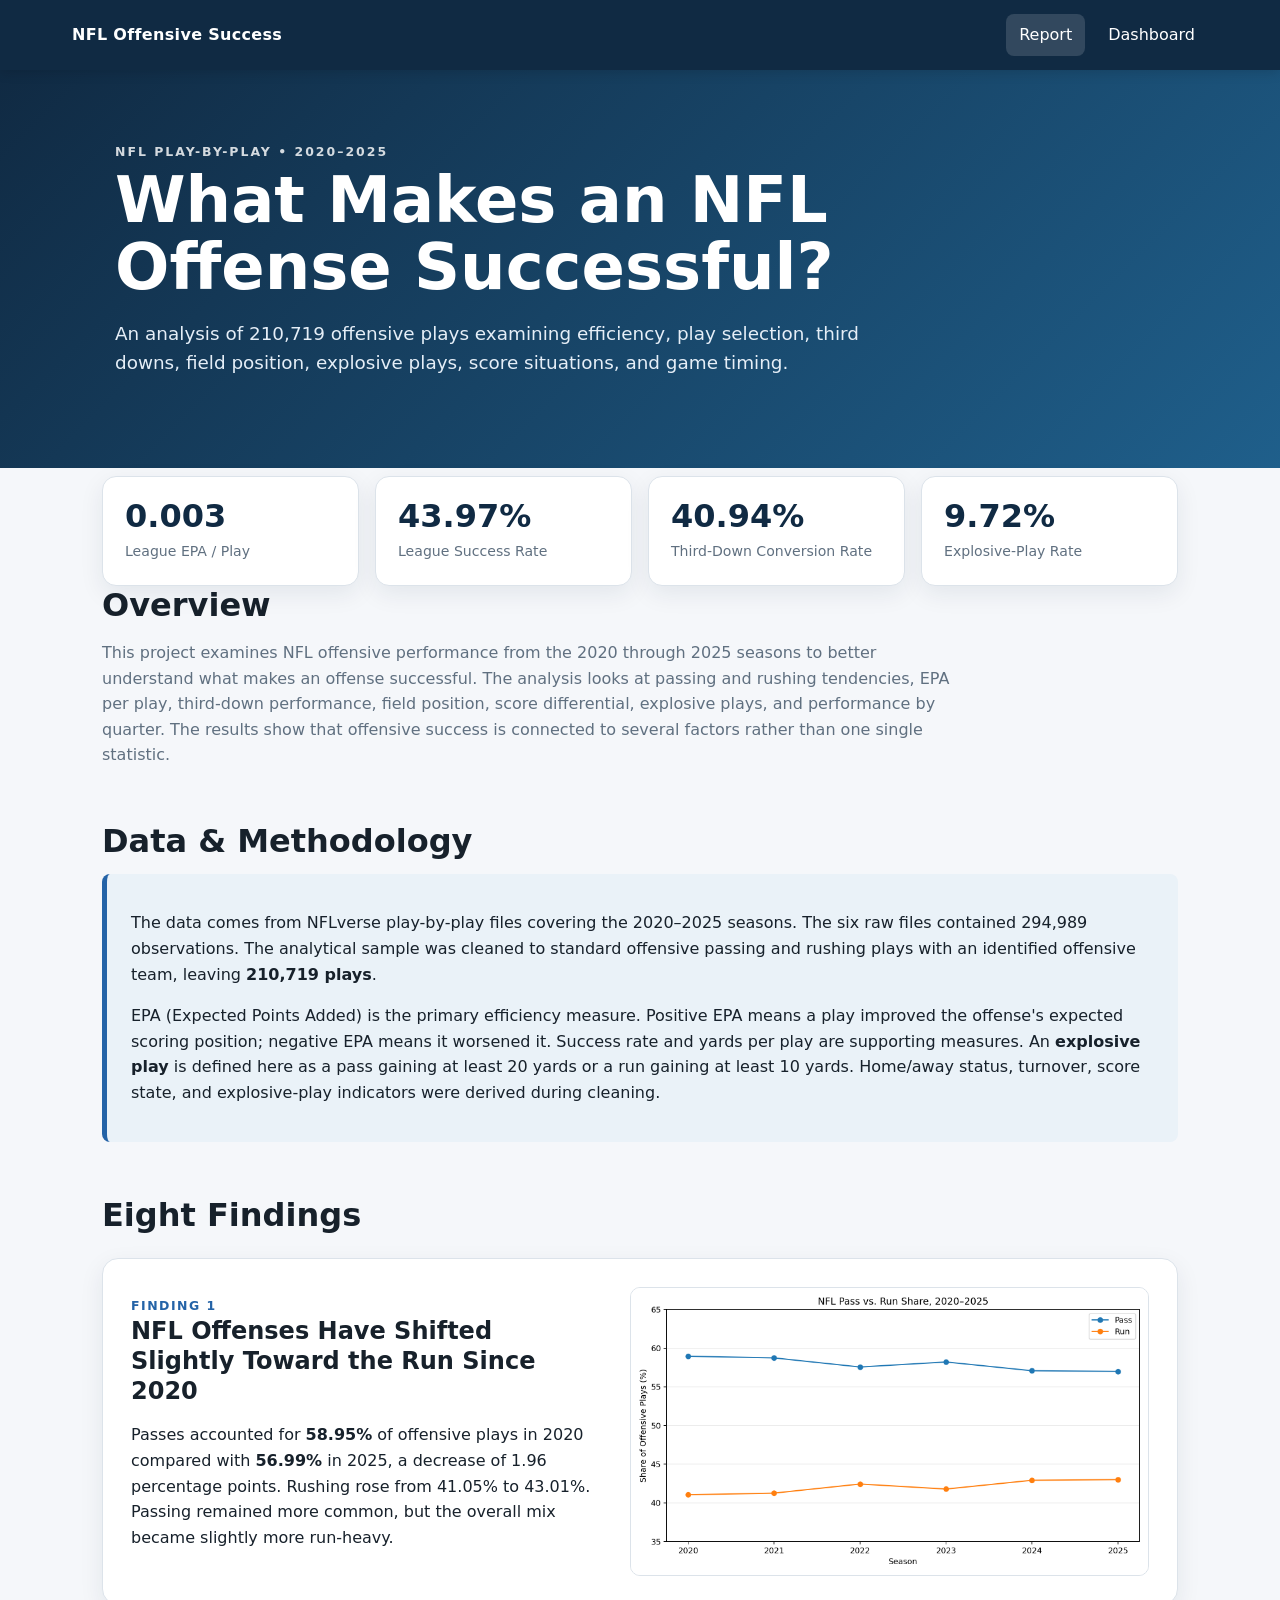
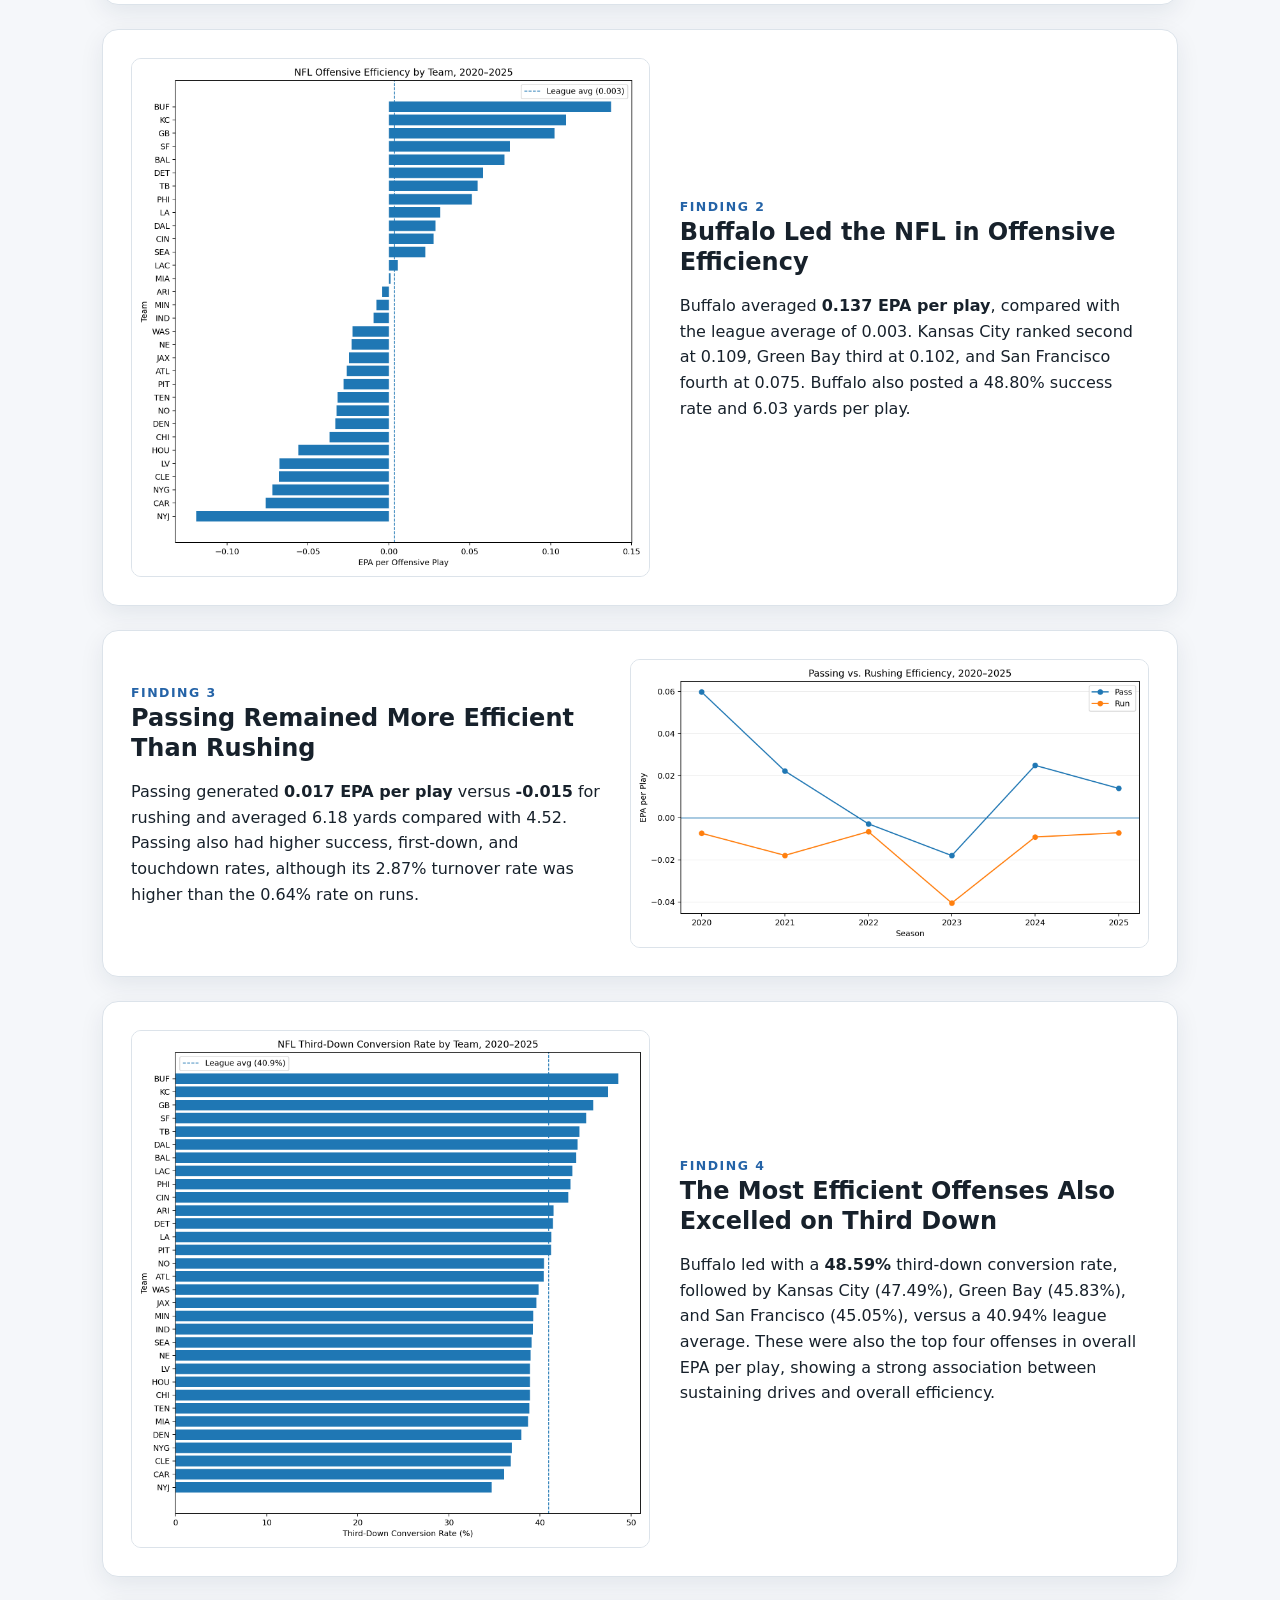
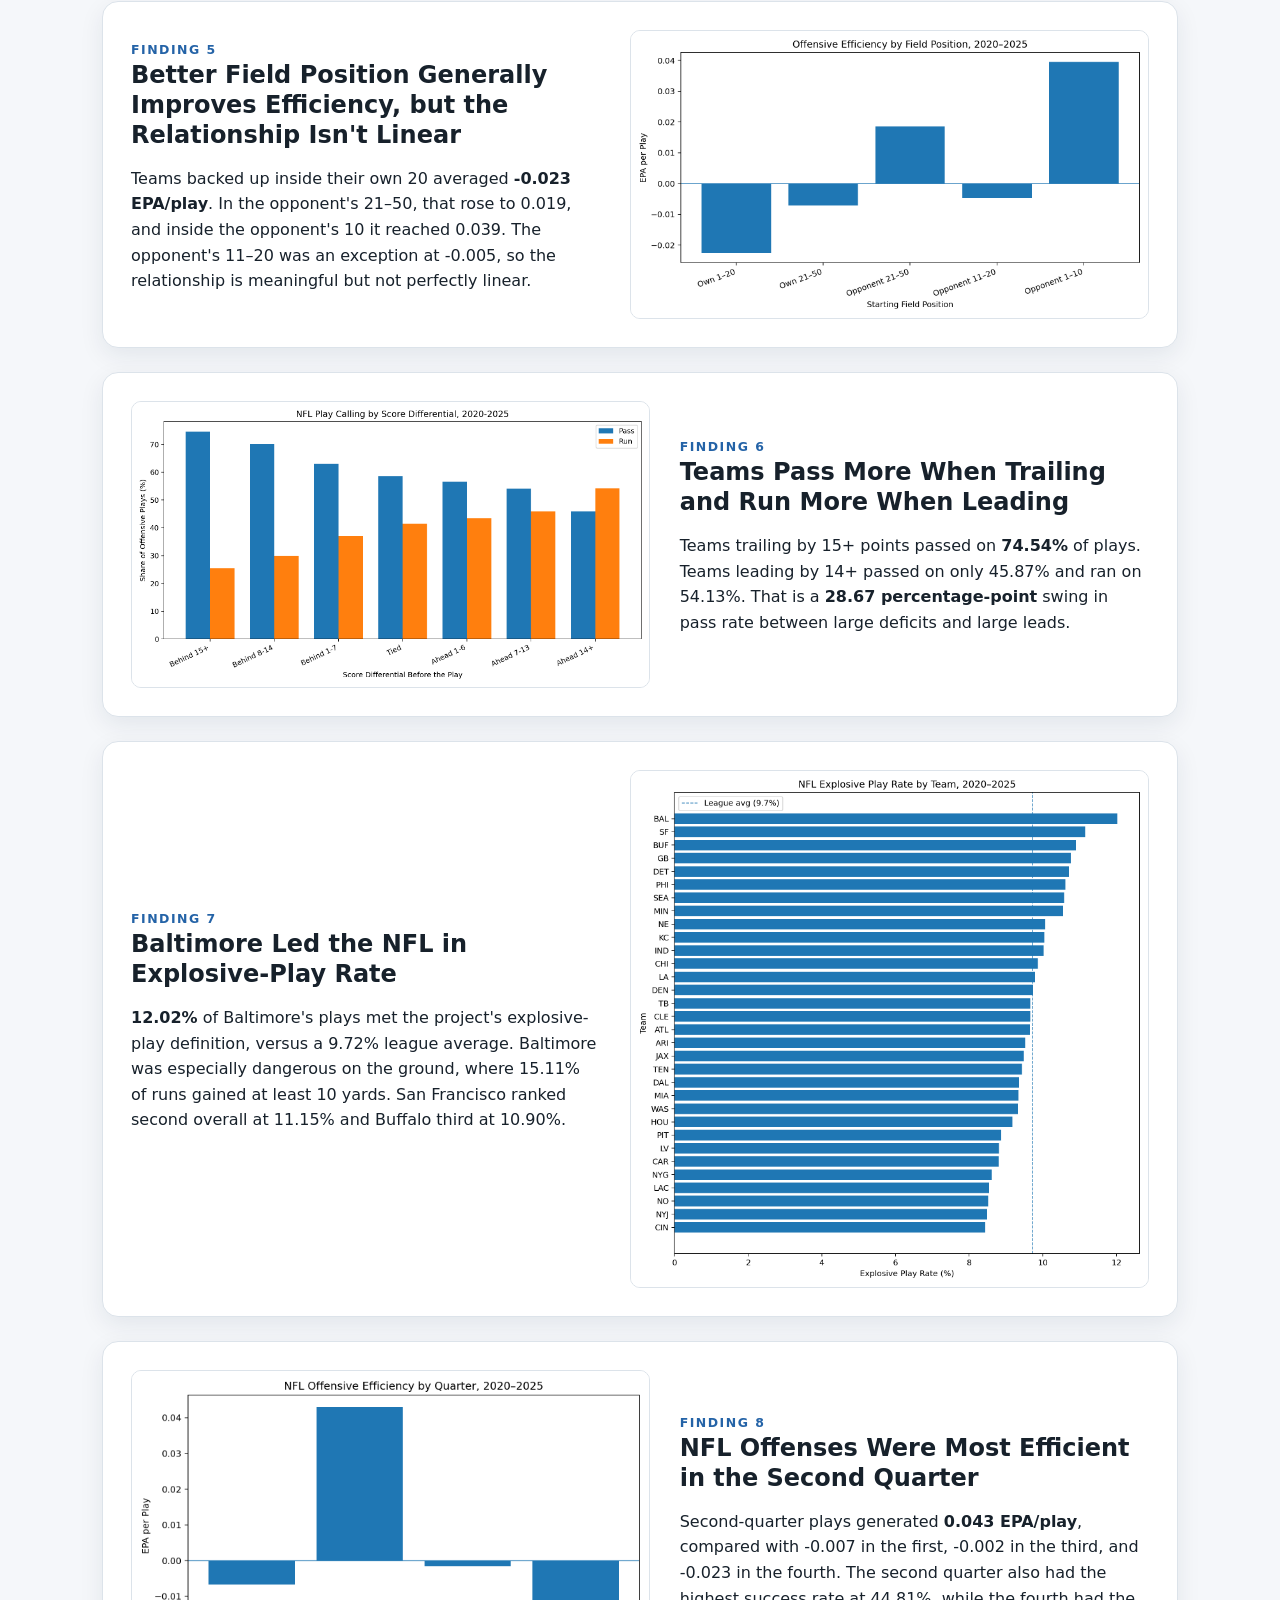
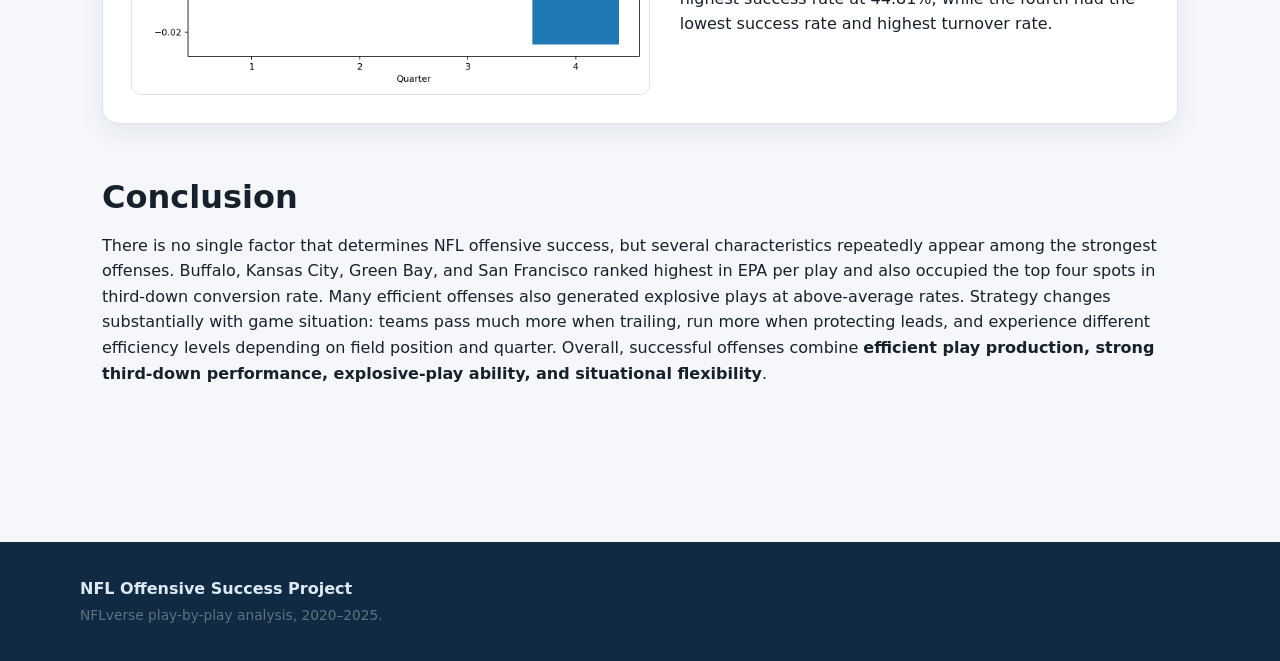
<file: index.html>
<!doctype html><html lang="en"><head><meta charset="utf-8"><meta name="viewport" content="width=device-width,initial-scale=1"><title>What Makes an NFL Offense Successful?</title><link rel="stylesheet" href="style.css"></head><body>
<header class="site-header"><nav class="nav"><div class="brand">NFL Offensive Success</div><div class="nav-links"><a class="active" href="index.html">Report</a><a href="dashboard.html">Dashboard</a></div></nav></header>
<section class="hero"><div class="hero-inner"><div class="eyebrow">NFL Play-by-Play • 2020–2025</div><h1>What Makes an NFL Offense Successful?</h1><p>An analysis of 210,719 offensive plays examining efficiency, play selection, third downs, field position, explosive plays, score situations, and game timing.</p></div></section>
<main class="container">
<section class="metric-grid" aria-label="League headline metrics"><div class="metric-card"><div class="metric-value">0.003</div><div class="metric-label">League EPA / Play</div></div><div class="metric-card"><div class="metric-value">43.97%</div><div class="metric-label">League Success Rate</div></div><div class="metric-card"><div class="metric-value">40.94%</div><div class="metric-label">Third-Down Conversion Rate</div></div><div class="metric-card"><div class="metric-value">9.72%</div><div class="metric-label">Explosive-Play Rate</div></div></section>
<section class="section"><h2>Overview</h2><p class="section-intro">This project examines NFL offensive performance from the 2020 through 2025 seasons to better understand what makes an offense successful. The analysis looks at passing and rushing tendencies, EPA per play, third-down performance, field position, score differential, explosive plays, and performance by quarter. The results show that offensive success is connected to several factors rather than one single statistic.</p></section>
<section class="section"><h2>Data & Methodology</h2><div class="method-box"><p>The data comes from NFLverse play-by-play files covering the 2020–2025 seasons. The six raw files contained 294,989 observations. The analytical sample was cleaned to standard offensive passing and rushing plays with an identified offensive team, leaving <strong>210,719 plays</strong>.</p><p>EPA (Expected Points Added) is the primary efficiency measure. Positive EPA means a play improved the offense's expected scoring position; negative EPA means it worsened it. Success rate and yards per play are supporting measures. An <strong>explosive play</strong> is defined here as a pass gaining at least 20 yards or a run gaining at least 10 yards. Home/away status, turnover, score state, and explosive-play indicators were derived during cleaning.</p></div></section>
<section class="section"><h2>Eight Findings</h2>
<article class="finding"><div><div class="finding-number">Finding 1</div><h3>NFL Offenses Have Shifted Slightly Toward the Run Since 2020</h3><p>Passes accounted for <strong>58.95%</strong> of offensive plays in 2020 compared with <strong>56.99%</strong> in 2025, a decrease of 1.96 percentage points. Rushing rose from 41.05% to 43.01%. Passing remained more common, but the overall mix became slightly more run-heavy.</p></div><img src="images/finding_1.png" alt="NFL pass versus run share by season"></article>
<article class="finding"><img src="images/finding_2.png" alt="NFL offensive efficiency by team"><div><div class="finding-number">Finding 2</div><h3>Buffalo Led the NFL in Offensive Efficiency</h3><p>Buffalo averaged <strong>0.137 EPA per play</strong>, compared with the league average of 0.003. Kansas City ranked second at 0.109, Green Bay third at 0.102, and San Francisco fourth at 0.075. Buffalo also posted a 48.80% success rate and 6.03 yards per play.</p></div></article>
<article class="finding"><div><div class="finding-number">Finding 3</div><h3>Passing Remained More Efficient Than Rushing</h3><p>Passing generated <strong>0.017 EPA per play</strong> versus <strong>-0.015</strong> for rushing and averaged 6.18 yards compared with 4.52. Passing also had higher success, first-down, and touchdown rates, although its 2.87% turnover rate was higher than the 0.64% rate on runs.</p></div><img src="images/finding_3.png" alt="Passing versus rushing efficiency by season"></article>
<article class="finding"><img src="images/finding_4.png" alt="Third down conversion rate by team"><div><div class="finding-number">Finding 4</div><h3>The Most Efficient Offenses Also Excelled on Third Down</h3><p>Buffalo led with a <strong>48.59%</strong> third-down conversion rate, followed by Kansas City (47.49%), Green Bay (45.83%), and San Francisco (45.05%), versus a 40.94% league average. These were also the top four offenses in overall EPA per play, showing a strong association between sustaining drives and overall efficiency.</p></div></article>
<article class="finding"><div><div class="finding-number">Finding 5</div><h3>Better Field Position Generally Improves Efficiency, but the Relationship Isn't Linear</h3><p>Teams backed up inside their own 20 averaged <strong>-0.023 EPA/play</strong>. In the opponent's 21–50, that rose to 0.019, and inside the opponent's 10 it reached 0.039. The opponent's 11–20 was an exception at -0.005, so the relationship is meaningful but not perfectly linear.</p></div><img src="images/finding_5.png" alt="Offensive efficiency by field position"></article>
<article class="finding"><img src="images/finding_6.png" alt="NFL play calling by score differential"><div><div class="finding-number">Finding 6</div><h3>Teams Pass More When Trailing and Run More When Leading</h3><p>Teams trailing by 15+ points passed on <strong>74.54%</strong> of plays. Teams leading by 14+ passed on only 45.87% and ran on 54.13%. That is a <strong>28.67 percentage-point</strong> swing in pass rate between large deficits and large leads.</p></div></article>
<article class="finding"><div><div class="finding-number">Finding 7</div><h3>Baltimore Led the NFL in Explosive-Play Rate</h3><p><strong>12.02%</strong> of Baltimore's plays met the project's explosive-play definition, versus a 9.72% league average. Baltimore was especially dangerous on the ground, where 15.11% of runs gained at least 10 yards. San Francisco ranked second overall at 11.15% and Buffalo third at 10.90%.</p></div><img src="images/finding_7.png" alt="NFL explosive play rate by team"></article>
<article class="finding"><img src="images/finding_8.png" alt="NFL offensive efficiency by quarter"><div><div class="finding-number">Finding 8</div><h3>NFL Offenses Were Most Efficient in the Second Quarter</h3><p>Second-quarter plays generated <strong>0.043 EPA/play</strong>, compared with -0.007 in the first, -0.002 in the third, and -0.023 in the fourth. The second quarter also had the highest success rate at 44.81%, while the fourth had the lowest success rate and highest turnover rate.</p></div></article>
</section>
<section class="section"><h2>Conclusion</h2><p>There is no single factor that determines NFL offensive success, but several characteristics repeatedly appear among the strongest offenses. Buffalo, Kansas City, Green Bay, and San Francisco ranked highest in EPA per play and also occupied the top four spots in third-down conversion rate. Many efficient offenses also generated explosive plays at above-average rates. Strategy changes substantially with game situation: teams pass much more when trailing, run more when protecting leads, and experience different efficiency levels depending on field position and quarter. Overall, successful offenses combine <strong>efficient play production, strong third-down performance, explosive-play ability, and situational flexibility</strong>.</p></section>
</main><footer class="footer"><div class="footer-inner"><strong>NFL Offensive Success Project</strong><br><span class="note">NFLverse play-by-play analysis, 2020–2025.</span></div></footer></body></html>
</file>
<file: style.css>
:root{--bg:#f5f7fa;--card:#fff;--ink:#17212b;--muted:#607080;--line:#dce3ea;--nav:#102a43;--accent:#2463a7;--accent2:#e07a2d;--good:#1d7a5b;--shadow:0 8px 24px rgba(16,42,67,.08)}
*{box-sizing:border-box}html{scroll-behavior:smooth}body{margin:0;font-family:Inter,ui-sans-serif,system-ui,-apple-system,BlinkMacSystemFont,"Segoe UI",sans-serif;color:var(--ink);background:var(--bg);line-height:1.6}a{color:inherit}.site-header{background:var(--nav);color:#fff;position:sticky;top:0;z-index:20;box-shadow:0 2px 12px rgba(0,0,0,.14)}.nav{max-width:1180px;margin:auto;padding:14px 22px;display:flex;justify-content:space-between;align-items:center;gap:20px}.brand{font-weight:800;letter-spacing:.02em}.nav-links{display:flex;gap:10px}.nav-links a{text-decoration:none;padding:8px 13px;border-radius:8px}.nav-links a:hover,.nav-links a.active{background:rgba(255,255,255,.14)}.hero{background:linear-gradient(135deg,#102a43,#1f5f8b);color:white;padding:72px 22px}.hero-inner{max-width:1050px;margin:auto}.eyebrow{text-transform:uppercase;letter-spacing:.16em;font-size:.78rem;font-weight:800;opacity:.82}.hero h1{font-size:clamp(2.25rem,5vw,4.5rem);line-height:1.04;margin:.35rem 0 1rem;max-width:900px}.hero p{font-size:1.15rem;max-width:780px;color:#e5eef7}.container{max-width:1120px;margin:auto;padding:42px 22px}.section{margin-bottom:54px}.section h2{font-size:2rem;line-height:1.2;margin:0 0 14px}.section-intro{color:var(--muted);max-width:850px}.metric-grid{display:grid;grid-template-columns:repeat(4,1fr);gap:16px;margin-top:-34px;position:relative;z-index:2}.metric-card,.card{background:var(--card);border:1px solid var(--line);border-radius:14px;box-shadow:var(--shadow)}.metric-card{padding:22px}.metric-value{font-size:2rem;font-weight:850;line-height:1.1;color:var(--nav)}.metric-label{font-size:.88rem;color:var(--muted);margin-top:6px}.finding{display:grid;grid-template-columns:1.05fr .95fr;gap:30px;align-items:center;background:var(--card);border:1px solid var(--line);border-radius:16px;padding:28px;margin:24px 0;box-shadow:var(--shadow)}.finding:nth-child(even){grid-template-columns:.95fr 1.05fr}.finding h3{font-size:1.5rem;line-height:1.25;margin:0 0 10px}.finding-number{font-size:.78rem;text-transform:uppercase;letter-spacing:.12em;color:var(--accent);font-weight:850}.finding img{width:100%;border-radius:10px;border:1px solid var(--line);background:#fff}.method-box{background:#eaf2f8;border-left:5px solid var(--accent);padding:20px 24px;border-radius:8px}.footer{background:#102a43;color:#dce8f2;padding:34px 22px;margin-top:60px}.footer-inner{max-width:1120px;margin:auto}.filters{display:grid;grid-template-columns:repeat(4,1fr) auto;gap:12px;align-items:end}.control label,.switches label{display:block;font-size:.78rem;text-transform:uppercase;letter-spacing:.08em;font-weight:800;color:var(--muted);margin-bottom:6px}.control select,.switches select{width:100%;padding:11px 12px;border:1px solid #cbd5df;border-radius:9px;background:#fff;font:inherit}.button{border:0;border-radius:9px;background:var(--nav);color:white;padding:12px 16px;font-weight:750;cursor:pointer}.button:hover{opacity:.9}.dashboard-status{margin:12px 0;color:var(--muted);font-size:.92rem}.dashboard-grid{display:grid;grid-template-columns:1fr 1fr;gap:18px}.chart-card{padding:20px}.chart-card.wide{grid-column:1/-1}.chart-title{font-size:1.1rem;font-weight:800;margin-bottom:2px}.chart-subtitle{color:var(--muted);font-size:.88rem;margin-bottom:12px}.chart-wrap{position:relative;min-height:340px}.chart-wrap canvas{width:100%;height:340px;display:block}.switches{display:grid;grid-template-columns:1fr 1fr;gap:14px;margin:20px 0}.table-card{overflow:hidden}.table-scroll{overflow:auto;max-height:560px}table{width:100%;border-collapse:collapse;font-size:.88rem}th,td{padding:10px 12px;border-bottom:1px solid var(--line);white-space:nowrap;text-align:left}th{background:#edf2f7;position:sticky;top:0;z-index:1}.table-meta{display:flex;justify-content:space-between;gap:12px;align-items:center;padding:16px 18px}.pagination{display:flex;gap:8px}.pagination button{padding:7px 11px;border:1px solid var(--line);background:white;border-radius:7px;cursor:pointer}.loading{padding:60px 20px;text-align:center;color:var(--muted)}.note{font-size:.86rem;color:var(--muted)}.tooltip{position:fixed;pointer-events:none;background:#102a43;color:white;padding:8px 10px;border-radius:7px;font-size:.8rem;display:none;z-index:99;box-shadow:0 4px 12px rgba(0,0,0,.2)}
@media(max-width:850px){.metric-grid{grid-template-columns:repeat(2,1fr)}.finding,.finding:nth-child(even){grid-template-columns:1fr}.filters{grid-template-columns:1fr 1fr}.dashboard-grid{grid-template-columns:1fr}.chart-card.wide{grid-column:auto}.switches{grid-template-columns:1fr}.nav{align-items:flex-start}.hero{padding-top:54px}}@media(max-width:520px){.metric-grid,.filters{grid-template-columns:1fr}.nav{flex-direction:column}.hero h1{font-size:2.35rem}.container{padding-left:15px;padding-right:15px}}
</file>
